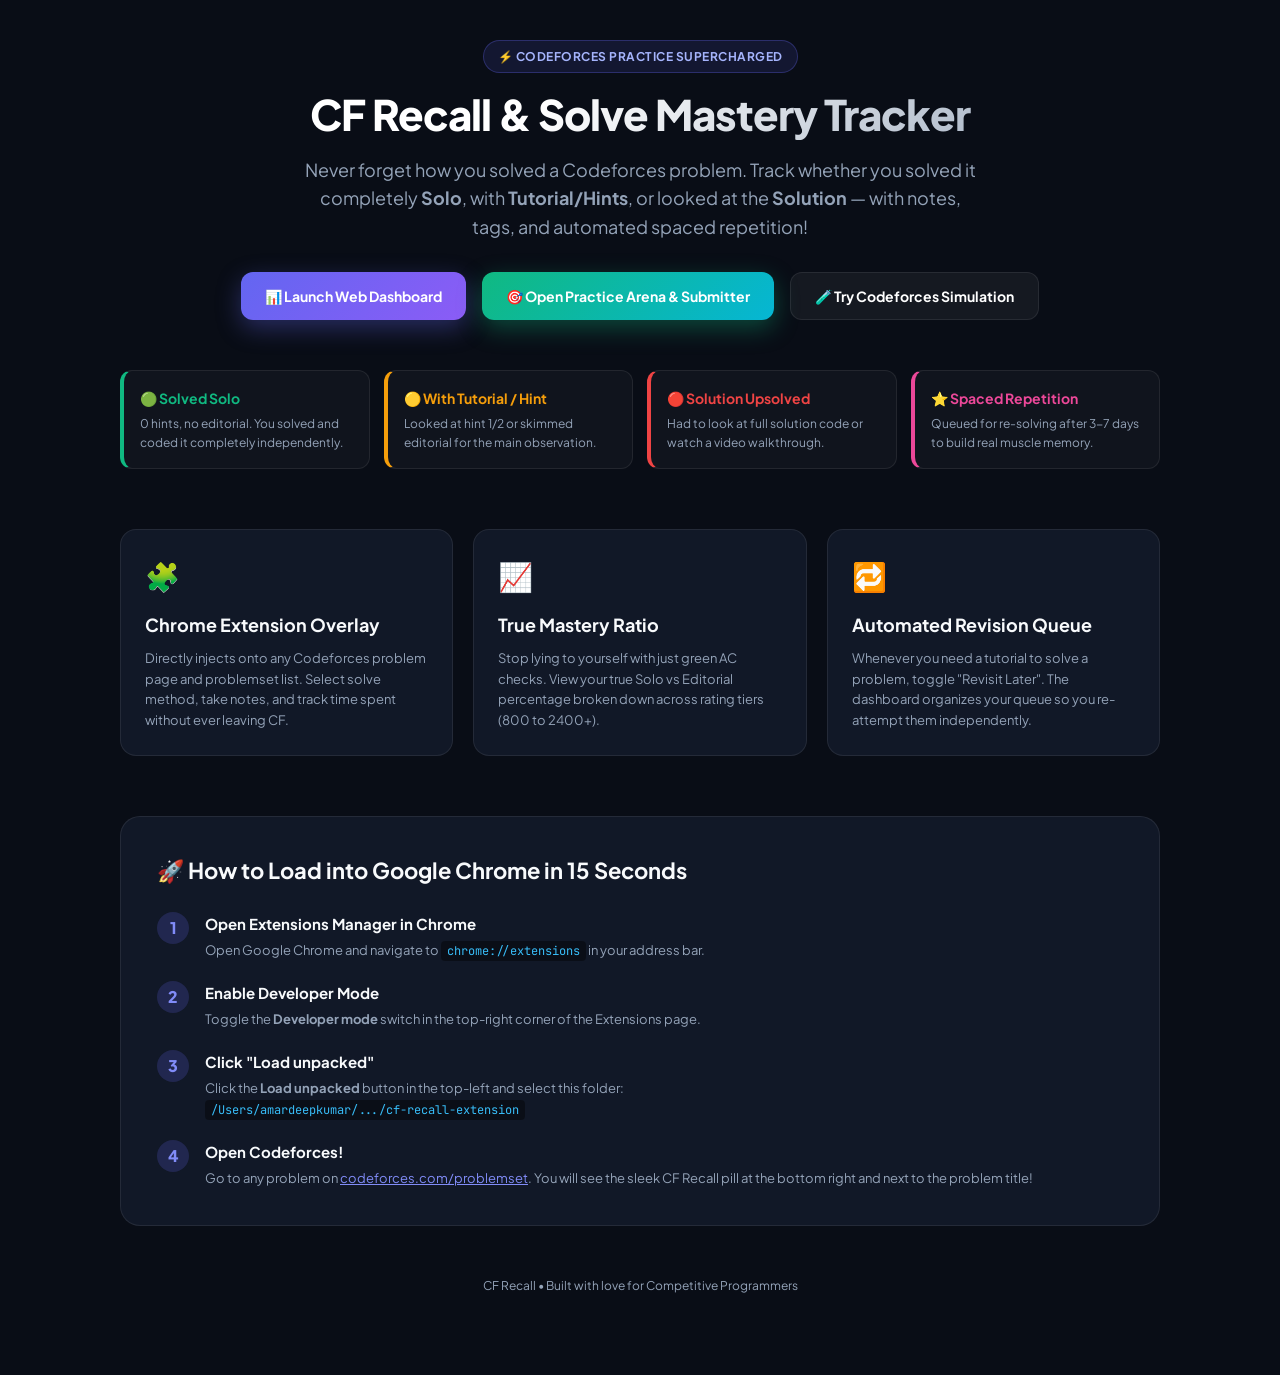
<file: guide.html>
<!DOCTYPE html>
<html lang="en">
<head>
  <meta charset="UTF-8">
  <meta name="viewport" content="width=device-width, initial-scale=1.0">
  <title>CF Recall - Master Codeforces with Recall Tracking</title>
  <link rel="preconnect" href="https://fonts.googleapis.com">
  <link rel="preconnect" href="https://fonts.gstatic.com" crossorigin>
  <link href="https://fonts.googleapis.com/css2?family=Plus+Jakarta+Sans:wght@400;500;600;700;800&family=JetBrains+Mono:wght@400;500;600&display=swap" rel="stylesheet">
  <style>
    :root {
      --bg: #090d16;
      --card-bg: #111827;
      --border: rgba(255, 255, 255, 0.08);
      --primary: #6366f1;
      --primary-hover: #4f46e5;
      --text: #f8fafc;
      --text-muted: #94a3b8;
      --solo: #10b981;
      --hint: #f59e0b;
      --sol: #ef4444;
      --revisit: #ec4899;
    }
    * { box-sizing: border-box; margin: 0; padding: 0; }
    body {
      font-family: 'Plus Jakarta Sans', -apple-system, sans-serif;
      background: var(--bg);
      color: var(--text);
      line-height: 1.6;
      padding: 40px 20px 80px;
    }
    .container {
      max-width: 1040px;
      margin: 0 auto;
    }
    header {
      text-align: center;
      margin-bottom: 50px;
    }
    .badge-tag {
      display: inline-flex;
      align-items: center;
      gap: 6px;
      background: rgba(99, 102, 241, 0.12);
      color: #a5b4fc;
      border: 1px solid rgba(99, 102, 241, 0.3);
      padding: 6px 14px;
      border-radius: 9999px;
      font-size: 12px;
      font-weight: 700;
      text-transform: uppercase;
      letter-spacing: 0.5px;
      margin-bottom: 16px;
    }
    h1 {
      font-size: 42px;
      font-weight: 800;
      letter-spacing: -1px;
      line-height: 1.2;
      background: linear-gradient(135deg, #ffffff 40%, #94a3b8);
      -webkit-background-clip: text;
      -webkit-text-fill-color: transparent;
      margin-bottom: 16px;
    }
    p.lead {
      font-size: 18px;
      color: var(--text-muted);
      max-width: 680px;
      margin: 0 auto 30px;
    }
    .hero-actions {
      display: flex;
      justify-content: center;
      gap: 16px;
      flex-wrap: wrap;
    }
    .btn {
      padding: 12px 24px;
      border-radius: 12px;
      font-size: 14px;
      font-weight: 700;
      cursor: pointer;
      text-decoration: none;
      display: inline-flex;
      align-items: center;
      gap: 8px;
      transition: all 0.2s cubic-bezier(0.16, 1, 0.3, 1);
    }
    .btn-main {
      background: linear-gradient(135deg, #6366f1, #8b5cf6);
      color: #fff;
      box-shadow: 0 8px 24px rgba(99, 102, 241, 0.35);
    }
    .btn-main:hover {
      transform: translateY(-2px);
      box-shadow: 0 12px 30px rgba(99, 102, 241, 0.5);
    }
    .btn-outline {
      background: rgba(255, 255, 255, 0.05);
      color: #fff;
      border: 1px solid var(--border);
    }
    .btn-outline:hover {
      background: rgba(255, 255, 255, 0.1);
      border-color: rgba(255, 255, 255, 0.2);
    }
    /* Feature Grid */
    .grid-3 {
      display: grid;
      grid-template-columns: repeat(3, 1fr);
      gap: 20px;
      margin: 60px 0;
    }
    .card {
      background: var(--card-bg);
      border: 1px solid var(--border);
      border-radius: 16px;
      padding: 24px;
      transition: transform 0.2s, border-color 0.2s;
    }
    .card:hover {
      transform: translateY(-3px);
      border-color: rgba(255, 255, 255, 0.18);
    }
    .card-icon {
      font-size: 28px;
      margin-bottom: 12px;
    }
    .card h3 {
      font-size: 18px;
      margin-bottom: 8px;
      font-weight: 700;
    }
    .card p {
      color: var(--text-muted);
      font-size: 13px;
    }
    /* Status Explanation Badges */
    .status-legend {
      display: grid;
      grid-template-columns: repeat(4, 1fr);
      gap: 14px;
      margin: 40px 0;
    }
    .legend-box {
      background: rgba(255, 255, 255, 0.03);
      border: 1px solid var(--border);
      border-radius: 12px;
      padding: 16px;
    }
    .legend-box.solo { border-left: 4px solid var(--solo); }
    .legend-box.hint { border-left: 4px solid var(--hint); }
    .legend-box.sol { border-left: 4px solid var(--sol); }
    .legend-box.revisit { border-left: 4px solid var(--revisit); }
    .legend-title { font-weight: 700; font-size: 14px; margin-bottom: 4px; }
    .legend-desc { font-size: 12px; color: var(--text-muted); }

    /* Steps Section */
    .steps-section {
      background: var(--card-bg);
      border: 1px solid var(--border);
      border-radius: 20px;
      padding: 36px;
      margin: 40px 0;
    }
    .steps-section h2 {
      font-size: 22px;
      margin-bottom: 24px;
      display: flex;
      align-items: center;
      gap: 10px;
    }
    .step-list {
      display: flex;
      flex-direction: column;
      gap: 20px;
    }
    .step-item {
      display: flex;
      gap: 16px;
    }
    .step-num {
      width: 32px;
      height: 32px;
      border-radius: 50%;
      background: rgba(99, 102, 241, 0.2);
      color: #818cf8;
      font-weight: 800;
      display: flex;
      align-items: center;
      justify-content: center;
      flex-shrink: 0;
    }
    .step-content h4 {
      font-size: 15px;
      font-weight: 700;
      margin-bottom: 4px;
    }
    .step-content p {
      font-size: 13px;
      color: var(--text-muted);
    }
    code {
      font-family: 'JetBrains Mono', monospace;
      background: rgba(0, 0, 0, 0.4);
      padding: 2px 6px;
      border-radius: 4px;
      color: #38bdf8;
      font-size: 12px;
    }
    footer {
      text-align: center;
      font-size: 12px;
      color: var(--text-muted);
      margin-top: 50px;
    }
  </style>
</head>
<body>
  <div class="container">
    <header>
      <div class="badge-tag">⚡ Codeforces Practice Supercharged</div>
      <h1>CF Recall & Solve Mastery Tracker</h1>
      <p class="lead">
        Never forget how you solved a Codeforces problem. Track whether you solved it completely <b>Solo</b>, with <b>Tutorial/Hints</b>, or looked at the <b>Solution</b> — with notes, tags, and automated spaced repetition!
      </p>
      <div class="hero-actions">
        <a href="cf-recall-dashboard/index.html" class="btn btn-main">
          📊 Launch Web Dashboard
        </a>
        <a href="cf-recall-dashboard/index.html" class="btn btn-main" style="background: linear-gradient(135deg, #10b981, #06b6d4); box-shadow: 0 8px 24px rgba(16, 185, 129, 0.35);">
          🎯 Open Practice Arena & Submitter
        </a>
        <a href="demo/mock-codeforces.html" class="btn btn-outline">
          🧪 Try Codeforces Simulation
        </a>
      </div>
    </header>

    <!-- 4 Mastery Classifications -->
    <div class="status-legend">
      <div class="legend-box solo">
        <div class="legend-title" style="color: var(--solo);">🟢 Solved Solo</div>
        <div class="legend-desc">0 hints, no editorial. You solved and coded it completely independently.</div>
      </div>
      <div class="legend-box hint">
        <div class="legend-title" style="color: var(--hint);">🟡 With Tutorial / Hint</div>
        <div class="legend-desc">Looked at hint 1/2 or skimmed editorial for the main observation.</div>
      </div>
      <div class="legend-box sol">
        <div class="legend-title" style="color: var(--sol);">🔴 Solution Upsolved</div>
        <div class="legend-desc">Had to look at full solution code or watch a video walkthrough.</div>
      </div>
      <div class="legend-box revisit">
        <div class="legend-title" style="color: var(--revisit);">⭐ Spaced Repetition</div>
        <div class="legend-desc">Queued for re-solving after 3-7 days to build real muscle memory.</div>
      </div>
    </div>

    <!-- Feature Grid -->
    <div class="grid-3">
      <div class="card">
        <div class="card-icon">🧩</div>
        <h3>Chrome Extension Overlay</h3>
        <p>Directly injects onto any Codeforces problem page and problemset list. Select solve method, take notes, and track time spent without ever leaving CF.</p>
      </div>
      <div class="card">
        <div class="card-icon">📈</div>
        <h3>True Mastery Ratio</h3>
        <p>Stop lying to yourself with just green AC checks. View your true Solo vs Editorial percentage broken down across rating tiers (800 to 2400+).</p>
      </div>
      <div class="card">
        <div class="card-icon">🔁</div>
        <h3>Automated Revision Queue</h3>
        <p>Whenever you need a tutorial to solve a problem, toggle "Revisit Later". The dashboard organizes your queue so you re-attempt them independently.</p>
      </div>
    </div>

    <!-- Setup Guide -->
    <div class="steps-section">
      <h2>🚀 How to Load into Google Chrome in 15 Seconds</h2>
      <div class="step-list">
        <div class="step-item">
          <div class="step-num">1</div>
          <div class="step-content">
            <h4>Open Extensions Manager in Chrome</h4>
            <p>Open Google Chrome and navigate to <code>chrome://extensions</code> in your address bar.</p>
          </div>
        </div>
        <div class="step-item">
          <div class="step-num">2</div>
          <div class="step-content">
            <h4>Enable Developer Mode</h4>
            <p>Toggle the <b>Developer mode</b> switch in the top-right corner of the Extensions page.</p>
          </div>
        </div>
        <div class="step-item">
          <div class="step-num">3</div>
          <div class="step-content">
            <h4>Click "Load unpacked"</h4>
            <p>Click the <b>Load unpacked</b> button in the top-left and select this folder:<br>
            <code>/Users/amardeepkumar/.../cf-recall-extension</code></p>
          </div>
        </div>
        <div class="step-item">
          <div class="step-num">4</div>
          <div class="step-content">
            <h4>Open Codeforces!</h4>
            <p>Go to any problem on <a href="https://codeforces.com/problemset" target="_blank" style="color:#818cf8;">codeforces.com/problemset</a>. You will see the sleek CF Recall pill at the bottom right and next to the problem title!</p>
          </div>
        </div>
      </div>
    </div>

    <footer>
      CF Recall &bull; Built with love for Competitive Programmers
    </footer>
  </div>
</body>
</html>
</file>
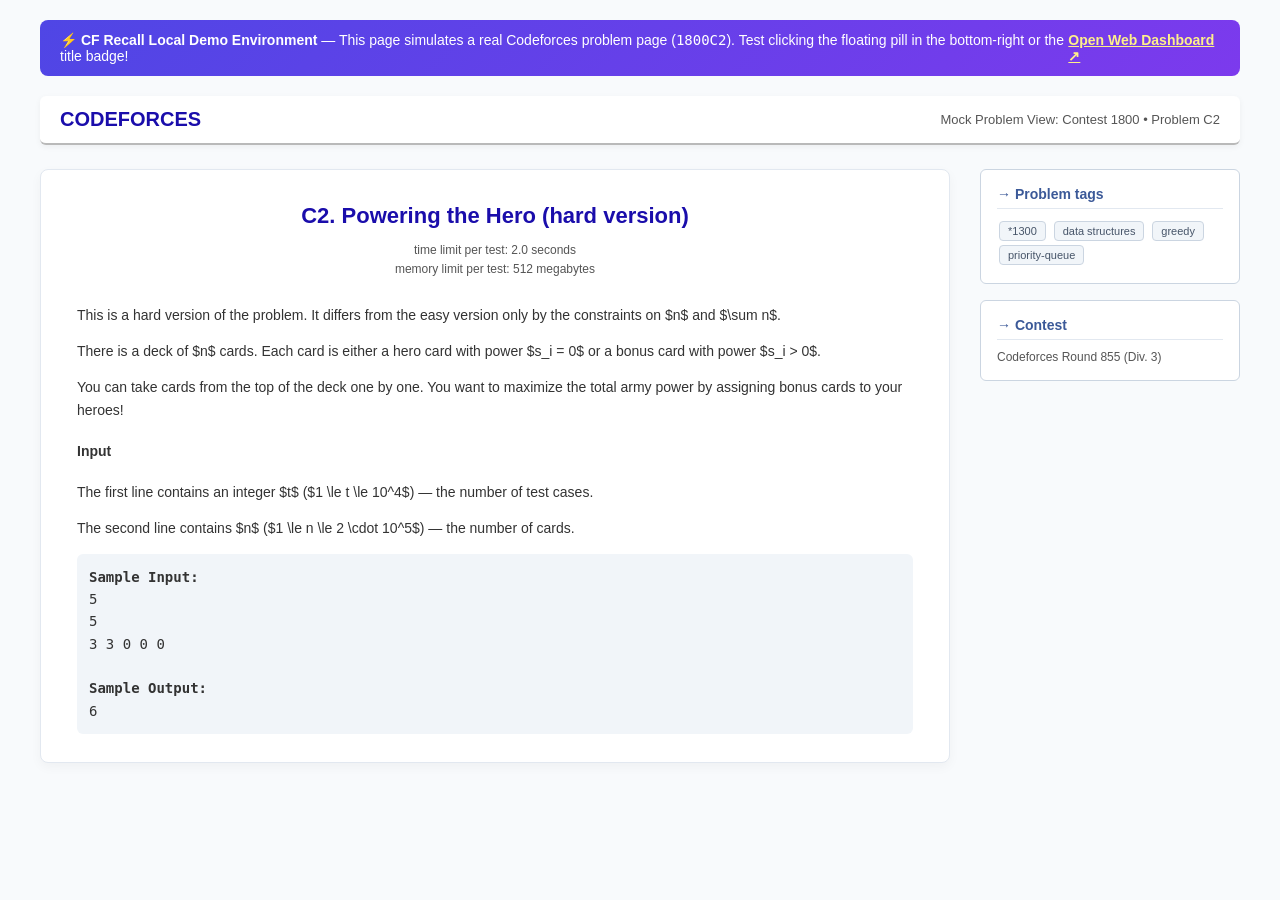
<file: demo/mock-codeforces.html>
<!DOCTYPE html>
<html lang="en">
<head>
  <meta charset="UTF-8">
  <title>C2. Powering the Hero (hard version) - Codeforces</title>
  <!-- Codeforces-like styling -->
  <style>
    body {
      font-family: verdana, arial, sans-serif;
      font-size: 14px;
      background: #f8fafc;
      margin: 0;
      padding: 20px 40px;
      color: #333;
    }
    .cf-nav {
      background: #fff;
      border-bottom: 2px solid #b9b9b9;
      padding: 12px 20px;
      margin-bottom: 24px;
      display: flex;
      align-items: center;
      justify-content: space-between;
      border-radius: 6px;
      box-shadow: 0 2px 6px rgba(0,0,0,0.05);
    }
    .cf-logo {
      font-size: 20px;
      font-weight: bold;
      color: #1a0dab;
    }
    .cf-layout {
      display: flex;
      gap: 30px;
      max-width: 1200px;
      margin: 0 auto;
    }
    .problem-statement {
      flex: 1;
      background: #fff;
      padding: 28px 36px;
      border: 1px solid #e2e8f0;
      border-radius: 8px;
      box-shadow: 0 4px 12px rgba(0,0,0,0.04);
      line-height: 1.6;
    }
    .header {
      text-align: center;
      margin-bottom: 24px;
    }
    .title {
      font-size: 22px;
      font-weight: bold;
      color: #1a0dab;
      margin-bottom: 8px;
    }
    .time-limit, .memory-limit {
      font-size: 12px;
      color: #555;
    }
    .sample-test {
      background: #f1f5f9;
      padding: 12px;
      border-radius: 6px;
      font-family: monospace;
      margin-top: 14px;
    }
    .sidebar-cf {
      width: 260px;
    }
    .roundbox {
      background: #fff;
      border: 1px solid #cbd5e1;
      border-radius: 6px;
      padding: 16px;
      margin-bottom: 16px;
    }
    .caption {
      font-weight: bold;
      color: #3b5998;
      border-bottom: 1px solid #e2e8f0;
      padding-bottom: 6px;
      margin-bottom: 10px;
    }
    .tag-box {
      display: inline-block;
      background: #f1f5f9;
      border: 1px solid #cbd5e1;
      border-radius: 4px;
      padding: 3px 8px;
      font-size: 11px;
      margin: 2px;
      color: #475569;
    }
    .banner-demo {
      background: linear-gradient(135deg, #4f46e5, #7c3aed);
      color: #fff;
      padding: 12px 20px;
      border-radius: 8px;
      margin-bottom: 20px;
      display: flex;
      align-items: center;
      justify-content: space-between;
    }
    .banner-demo a {
      color: #fef08a;
      font-weight: bold;
      text-decoration: underline;
    }
  </style>

  <!-- Injected CF Recall Content Script CSS -->
  <link rel="stylesheet" href="../cf-recall-extension/content/content.css">
</head>
<body>

  <!-- Demo Notice Banner -->
  <div class="banner-demo">
    <div>
      <b>⚡ CF Recall Local Demo Environment</b> — This page simulates a real Codeforces problem page (<code>1800C2</code>).
      Test clicking the floating pill in the bottom-right or the title badge!
    </div>
    <div>
      <a href="../cf-recall-dashboard/index.html">Open Web Dashboard ↗</a>
    </div>
  </div>

  <div class="cf-nav">
    <div class="cf-logo">CODEFORCES</div>
    <div style="font-size: 13px; color: #555;">Mock Problem View: Contest 1800 &bull; Problem C2</div>
  </div>

  <div class="cf-layout">
    <div class="problem-statement">
      <div class="header">
        <div class="title">C2. Powering the Hero (hard version)</div>
        <div class="time-limit">time limit per test: 2.0 seconds</div>
        <div class="memory-limit">memory limit per test: 512 megabytes</div>
      </div>

      <div class="legend">
        <p>This is a hard version of the problem. It differs from the easy version only by the constraints on $n$ and $\sum n$.</p>
        <p>There is a deck of $n$ cards. Each card is either a hero card with power $s_i = 0$ or a bonus card with power $s_i > 0$.</p>
        <p>You can take cards from the top of the deck one by one. You want to maximize the total army power by assigning bonus cards to your heroes!</p>
      </div>

      <div class="input-specification">
        <h4>Input</h4>
        <p>The first line contains an integer $t$ ($1 \le t \le 10^4$) — the number of test cases.</p>
        <p>The second line contains $n$ ($1 \le n \le 2 \cdot 10^5$) — the number of cards.</p>
      </div>

      <div class="sample-test">
        <b>Sample Input:</b><br>
        5<br>
        5<br>
        3 3 0 0 0<br><br>
        <b>Sample Output:</b><br>
        6
      </div>
    </div>

    <div class="sidebar-cf">
      <div class="roundbox">
        <div class="caption">&rarr; Problem tags</div>
        <span class="tag-box" title="Difficulty">*1300</span>
        <span class="tag-box">data structures</span>
        <span class="tag-box">greedy</span>
        <span class="tag-box">priority-queue</span>
      </div>
      <div class="roundbox">
        <div class="caption">&rarr; Contest</div>
        <div style="font-size: 12px; color: #555;">Codeforces Round 855 (Div. 3)</div>
      </div>
    </div>
  </div>

  <!-- Injected CF Recall Content Script JS -->
  <script src="../cf-recall-extension/content/content.js"></script>
</body>
</html>
</file>
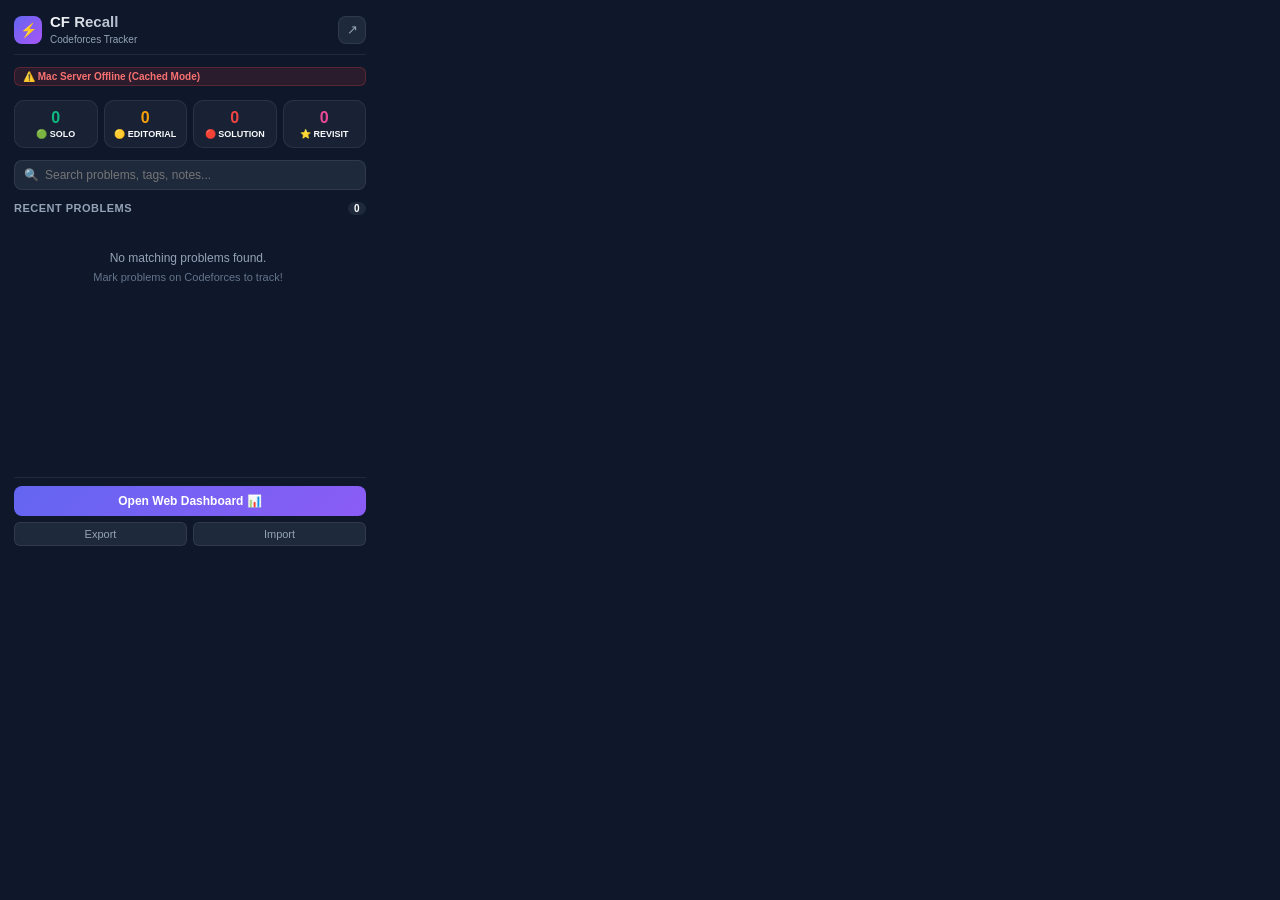
<file: cf-recall-extension/popup/popup.html>
<!DOCTYPE html>
<html lang="en">
<head>
  <meta charset="UTF-8">
  <meta name="viewport" content="width=device-width, initial-scale=1.0">
  <title>CF Recall</title>
  <link rel="stylesheet" href="popup.css">
</head>
<body>
  <div class="popup-container">
    <!-- Header -->
    <header class="popup-header">
      <div class="brand">
        <div class="brand-icon">⚡</div>
        <div class="brand-text">
          <h1>CF Recall</h1>
          <span class="version">Codeforces Tracker</span>
        </div>
      </div>
      <button id="openDashboardTopBtn" class="btn-icon" title="Open Full Dashboard">↗</button>
    </header>

    <!-- Stat Badges -->
    <div class="stats-grid">
      <div class="stat-card stat-solo" data-filter="solo">
        <div class="stat-val" id="countSolo">0</div>
        <div class="stat-lbl">🟢 Solo</div>
      </div>
      <div class="stat-card stat-hint" data-filter="hint">
        <div class="stat-val" id="countHint">0</div>
        <div class="stat-lbl">🟡 Editorial</div>
      </div>
      <div class="stat-card stat-sol" data-filter="solution">
        <div class="stat-val" id="countSol">0</div>
        <div class="stat-lbl">🔴 Solution</div>
      </div>
      <div class="stat-card stat-revisit" data-filter="revisit">
        <div class="stat-val" id="countRevisit">0</div>
        <div class="stat-lbl">⭐ Revisit</div>
      </div>
    </div>

    <!-- Search & Filter -->
    <div class="search-box">
      <span class="search-icon">🔍</span>
      <input type="text" id="searchInput" placeholder="Search problems, tags, notes...">
    </div>

    <!-- Problem List -->
    <div class="problems-section">
      <div class="section-title">
        <span id="listTitle">Recent Problems</span>
        <span class="total-badge" id="totalCount">0</span>
      </div>
      <div class="problems-list" id="problemsList">
        <div class="empty-state">
          <p>No problems tracked yet.</p>
          <p class="sub">Open any Codeforces problem and click the <b>CF Recall</b> pill to track!</p>
        </div>
      </div>
    </div>

    <!-- Footer Controls -->
    <footer class="popup-footer">
      <button id="openDashboardBtn" class="btn-primary">Open Web Dashboard 📊</button>
      <div class="footer-actions">
        <button id="exportBtn" class="btn-secondary" title="Export Backup JSON">Export</button>
        <button id="importBtn" class="btn-secondary" title="Import JSON">Import</button>
        <input type="file" id="importFileInput" accept=".json" style="display:none;">
      </div>
    </footer>
  </div>

  <script src="popup.js"></script>
</body>
</html>
</file>
<file: cf-recall-extension/content/content.css>
/* ==========================================================================
   CF Recall - Content Styles
   Modern Cyberpunk/Glassmorphic HUD for Codeforces
   ========================================================================== */

:root {
  --cfr-bg: rgba(15, 23, 42, 0.94);
  --cfr-border: rgba(99, 102, 241, 0.35);
  --cfr-text: #f8fafc;
  --cfr-text-muted: #94a3b8;
  --cfr-solo: #10b981;
  --cfr-solo-bg: rgba(16, 185, 129, 0.15);
  --cfr-hint: #f59e0b;
  --cfr-hint-bg: rgba(245, 158, 11, 0.15);
  --cfr-sol: #ef4444;
  --cfr-sol-bg: rgba(239, 68, 68, 0.15);
  --cfr-progress: #8b5cf6;
  --cfr-progress-bg: rgba(139, 92, 246, 0.15);
  --cfr-revisit: #ec4899;
  --cfr-revisit-bg: rgba(236, 72, 153, 0.15);
  --cfr-accent: #6366f1;
  --cfr-accent-glow: rgba(99, 102, 241, 0.5);
  --cfr-shadow: 0 12px 36px -4px rgba(0, 0, 0, 0.6), 0 0 20px rgba(99, 102, 241, 0.2);
}

/* Floating Dock Container */
#cfr-dock-container {
  position: fixed;
  bottom: 24px;
  right: 24px;
  z-index: 999999;
  font-family: -apple-system, BlinkMacSystemFont, "Segoe UI", Roboto, "Inter", sans-serif;
  font-size: 13px;
  line-height: 1.4;
  color: var(--cfr-text);
}

/* Collapsed Toggle Button */
#cfr-toggle-btn {
  display: flex;
  align-items: center;
  gap: 10px;
  padding: 10px 18px;
  background: var(--cfr-bg);
  border: 1px solid var(--cfr-border);
  border-radius: 9999px;
  cursor: pointer;
  box-shadow: var(--cfr-shadow);
  backdrop-filter: blur(14px);
  -webkit-backdrop-filter: blur(14px);
  transition: all 0.25s cubic-bezier(0.16, 1, 0.3, 1);
  user-select: none;
}

#cfr-toggle-btn:hover {
  transform: translateY(-2px) scale(1.02);
  border-color: var(--cfr-accent);
  box-shadow: 0 16px 40px -4px rgba(0, 0, 0, 0.7), 0 0 25px var(--cfr-accent-glow);
}

.cfr-badge-icon {
  width: 18px;
  height: 18px;
  display: inline-flex;
  align-items: center;
  justify-content: center;
  border-radius: 50%;
  font-size: 11px;
}

.cfr-status-text {
  font-weight: 600;
  letter-spacing: 0.3px;
}

/* Expanded Card Panel */
#cfr-card-panel {
  position: absolute;
  bottom: 54px;
  right: 0;
  width: 340px;
  background: var(--cfr-bg);
  border: 1px solid var(--cfr-border);
  border-radius: 18px;
  padding: 18px;
  box-shadow: var(--cfr-shadow);
  backdrop-filter: blur(20px);
  -webkit-backdrop-filter: blur(20px);
  display: none;
  flex-direction: column;
  gap: 14px;
  animation: cfr-pop-in 0.25s cubic-bezier(0.16, 1, 0.3, 1);
}

#cfr-card-panel.cfr-show {
  display: flex;
}

@keyframes cfr-pop-in {
  from {
    opacity: 0;
    transform: translateY(12px) scale(0.96);
  }
  to {
    opacity: 1;
    transform: translateY(0) scale(1);
  }
}

/* Card Header */
.cfr-header {
  display: flex;
  align-items: center;
  justify-content: space-between;
  border-bottom: 1px solid rgba(255, 255, 255, 0.08);
  padding-bottom: 10px;
}

.cfr-title-row {
  display: flex;
  align-items: center;
  gap: 8px;
}

.cfr-logo-tag {
  background: linear-gradient(135deg, #6366f1, #a855f7);
  padding: 3px 7px;
  border-radius: 6px;
  font-size: 10px;
  font-weight: 800;
  text-transform: uppercase;
  letter-spacing: 0.5px;
}

.cfr-problem-tag {
  font-weight: 700;
  font-size: 13px;
  color: #38bdf8;
}

.cfr-close-btn {
  background: none;
  border: none;
  color: var(--cfr-text-muted);
  cursor: pointer;
  font-size: 16px;
  padding: 4px;
  border-radius: 6px;
  transition: all 0.2s;
}

.cfr-close-btn:hover {
  color: #fff;
  background: rgba(255, 255, 255, 0.1);
}

/* Status Button Grid */
.cfr-status-grid {
  display: grid;
  grid-template-columns: 1fr 1fr;
  gap: 8px;
}

.cfr-btn-status {
  display: flex;
  align-items: center;
  justify-content: center;
  gap: 6px;
  padding: 8px 10px;
  border-radius: 10px;
  font-size: 12px;
  font-weight: 600;
  cursor: pointer;
  border: 1px solid rgba(255, 255, 255, 0.1);
  background: rgba(255, 255, 255, 0.04);
  color: var(--cfr-text-muted);
  transition: all 0.2s ease;
}

.cfr-btn-status:hover {
  background: rgba(255, 255, 255, 0.08);
  color: #fff;
  transform: translateY(-1px);
}

.cfr-btn-status.active[data-status="solo"] {
  background: var(--cfr-solo-bg);
  color: var(--cfr-solo);
  border-color: var(--cfr-solo);
  box-shadow: 0 0 12px rgba(16, 185, 129, 0.35);
}

.cfr-btn-status.active[data-status="hint"] {
  background: var(--cfr-hint-bg);
  color: var(--cfr-hint);
  border-color: var(--cfr-hint);
  box-shadow: 0 0 12px rgba(245, 158, 11, 0.35);
}

.cfr-btn-status.active[data-status="solution"] {
  background: var(--cfr-sol-bg);
  color: var(--cfr-sol);
  border-color: var(--cfr-sol);
  box-shadow: 0 0 12px rgba(239, 68, 68, 0.35);
}

.cfr-btn-status.active[data-status="progress"] {
  background: var(--cfr-progress-bg);
  color: var(--cfr-progress);
  border-color: var(--cfr-progress);
  box-shadow: 0 0 12px rgba(139, 92, 246, 0.35);
}

/* Revisit & Stopwatch Row */
.cfr-tools-row {
  display: flex;
  align-items: center;
  justify-content: space-between;
  gap: 10px;
}

.cfr-revisit-toggle {
  display: flex;
  align-items: center;
  gap: 6px;
  padding: 6px 10px;
  border-radius: 8px;
  font-size: 11px;
  font-weight: 600;
  cursor: pointer;
  border: 1px solid rgba(255, 255, 255, 0.1);
  background: rgba(255, 255, 255, 0.03);
  color: var(--cfr-text-muted);
  transition: all 0.2s;
  user-select: none;
}

.cfr-revisit-toggle:hover {
  background: rgba(255, 255, 255, 0.08);
}

.cfr-revisit-toggle.active {
  background: var(--cfr-revisit-bg);
  color: var(--cfr-revisit);
  border-color: var(--cfr-revisit);
  box-shadow: 0 0 10px rgba(236, 72, 153, 0.3);
}

.cfr-timer-box {
  display: flex;
  align-items: center;
  gap: 6px;
  background: rgba(0, 0, 0, 0.3);
  padding: 4px 8px;
  border-radius: 8px;
  border: 1px solid rgba(255, 255, 255, 0.06);
  font-family: ui-monospace, SFMono-Regular, Menlo, Monaco, monospace;
  font-size: 11px;
}

.cfr-timer-display {
  color: #38bdf8;
  min-width: 42px;
}

.cfr-timer-btn {
  background: none;
  border: none;
  color: var(--cfr-text-muted);
  cursor: pointer;
  padding: 2px;
  font-size: 12px;
  transition: color 0.15s;
}

.cfr-timer-btn:hover {
  color: #fff;
}

/* Notes Textarea */
.cfr-notes-group {
  display: flex;
  flex-direction: column;
  gap: 4px;
}

.cfr-label {
  font-size: 11px;
  font-weight: 600;
  color: var(--cfr-text-muted);
  text-transform: uppercase;
  letter-spacing: 0.5px;
}

.cfr-textarea {
  width: 100%;
  box-sizing: border-box;
  background: rgba(0, 0, 0, 0.35);
  border: 1px solid rgba(255, 255, 255, 0.1);
  border-radius: 10px;
  padding: 8px 10px;
  color: #fff;
  font-family: inherit;
  font-size: 12px;
  resize: vertical;
  min-height: 60px;
  outline: none;
  transition: border-color 0.2s, box-shadow 0.2s;
}

.cfr-textarea:focus {
  border-color: var(--cfr-accent);
  box-shadow: 0 0 0 2px rgba(99, 102, 241, 0.25);
}

.cfr-textarea::placeholder {
  color: rgba(148, 163, 184, 0.5);
}

/* Quick Tags */
.cfr-tags-wrap {
  display: flex;
  flex-wrap: wrap;
  gap: 4px;
}

.cfr-chip {
  font-size: 10px;
  padding: 2px 7px;
  border-radius: 6px;
  background: rgba(255, 255, 255, 0.06);
  color: var(--cfr-text-muted);
  cursor: pointer;
  border: 1px solid transparent;
  transition: all 0.15s;
  user-select: none;
}

.cfr-chip:hover {
  color: #fff;
  background: rgba(255, 255, 255, 0.12);
}

.cfr-chip.active {
  background: rgba(99, 102, 241, 0.2);
  color: #818cf8;
  border-color: rgba(99, 102, 241, 0.4);
}

/* Footer / Save / Dashboard Link */
.cfr-footer {
  display: flex;
  align-items: center;
  justify-content: space-between;
  border-top: 1px solid rgba(255, 255, 255, 0.08);
  padding-top: 10px;
  font-size: 11px;
}

.cfr-save-status {
  color: #10b981;
  font-size: 11px;
  display: flex;
  align-items: center;
  gap: 4px;
  opacity: 0;
  transition: opacity 0.3s;
}

.cfr-save-status.visible {
  opacity: 1;
}

.cfr-dash-link {
  color: #818cf8;
  text-decoration: none;
  font-weight: 600;
  cursor: pointer;
  display: flex;
  align-items: center;
  gap: 4px;
  transition: color 0.15s;
}

.cfr-dash-link:hover {
  color: #c7d2fe;
  text-decoration: underline;
}

/* ==========================================================================
   Injected Problem Title Badge (On Problem Page)
   ========================================================================== */
.cfr-title-badge {
  display: inline-flex;
  align-items: center;
  gap: 6px;
  margin-left: 12px;
  padding: 4px 10px;
  border-radius: 9999px;
  font-size: 12px;
  font-weight: 700;
  letter-spacing: 0.2px;
  cursor: pointer;
  vertical-align: middle;
  transition: transform 0.2s, box-shadow 0.2s;
  box-shadow: 0 2px 8px rgba(0, 0, 0, 0.12);
}

.cfr-title-badge:hover {
  transform: translateY(-1px) scale(1.03);
}

.cfr-title-badge.cfr-badge-solo {
  background: #d1fae5;
  color: #065f46;
  border: 1px solid #10b981;
}

.cfr-title-badge.cfr-badge-hint {
  background: #fef3c7;
  color: #92400e;
  border: 1px solid #f59e0b;
}

.cfr-title-badge.cfr-badge-solution {
  background: #fee2e2;
  color: #991b1b;
  border: 1px solid #ef4444;
}

.cfr-title-badge.cfr-badge-progress {
  background: #ede9fe;
  color: #5b21b6;
  border: 1px solid #8b5cf6;
}

.cfr-title-badge.cfr-badge-untracked {
  background: #f1f5f9;
  color: #475569;
  border: 1px dashed #94a3b8;
}

/* ==========================================================================
   Problemset Table Injected Pills
   ========================================================================== */
.cfr-table-pill {
  display: inline-flex;
  align-items: center;
  gap: 4px;
  padding: 2px 7px;
  border-radius: 6px;
  font-size: 11px;
  font-weight: 700;
  margin-left: 6px;
  cursor: pointer;
  user-select: none;
  white-space: nowrap;
}

.cfr-table-pill.solo {
  background: #d1fae5;
  color: #047857;
  border: 1px solid #34d399;
}

.cfr-table-pill.hint {
  background: #fef3c7;
  color: #b45309;
  border: 1px solid #fbbf24;
}

.cfr-table-pill.solution {
  background: #fee2e2;
  color: #b91c1c;
  border: 1px solid #f87171;
}

.cfr-table-pill.progress {
  background: #ede9fe;
  color: #6d28d9;
  border: 1px solid #a78bfa;
}

.cfr-table-pill.revisit {
  background: #fce7f3;
  color: #be185d;
  border: 1px solid #f472b6;
  margin-left: 3px;
}
</file>
<file: cf-recall-extension/popup/popup.css>
/* ==========================================================================
   CF Recall - Extension Popup CSS
   ========================================================================== */

:root {
  --bg-primary: #0f172a;
  --bg-secondary: #1e293b;
  --bg-card: #182234;
  --border-color: rgba(255, 255, 255, 0.08);
  --text-main: #f8fafc;
  --text-muted: #94a3b8;
  --accent: #6366f1;
  --accent-hover: #4f46e5;
  --solo-color: #10b981;
  --solo-bg: rgba(16, 185, 129, 0.12);
  --hint-color: #f59e0b;
  --hint-bg: rgba(245, 158, 11, 0.12);
  --sol-color: #ef4444;
  --sol-bg: rgba(239, 68, 68, 0.12);
  --revisit-color: #ec4899;
  --revisit-bg: rgba(236, 72, 153, 0.12);
}

* {
  box-sizing: border-box;
  margin: 0;
  padding: 0;
}

body {
  width: 380px;
  max-height: 580px;
  background-color: var(--bg-primary);
  color: var(--text-main);
  font-family: -apple-system, BlinkMacSystemFont, "Segoe UI", Roboto, "Inter", sans-serif;
  font-size: 13px;
  overflow: hidden;
}

.popup-container {
  display: flex;
  flex-direction: column;
  height: 560px;
  padding: 14px;
  gap: 12px;
}

/* Header */
.popup-header {
  display: flex;
  align-items: center;
  justify-content: space-between;
  padding-bottom: 8px;
  border-bottom: 1px solid var(--border-color);
}

.brand {
  display: flex;
  align-items: center;
  gap: 8px;
}

.brand-icon {
  width: 28px;
  height: 28px;
  background: linear-gradient(135deg, #6366f1, #a855f7);
  border-radius: 8px;
  display: flex;
  align-items: center;
  justify-content: center;
  font-size: 14px;
}

.brand-text h1 {
  font-size: 15px;
  font-weight: 700;
  line-height: 1.1;
  background: linear-gradient(135deg, #fff, #94a3b8);
  -webkit-background-clip: text;
  -webkit-text-fill-color: transparent;
}

.brand-text .version {
  font-size: 10px;
  color: var(--text-muted);
}

.btn-icon {
  background: var(--bg-secondary);
  border: 1px solid var(--border-color);
  color: var(--text-muted);
  width: 28px;
  height: 28px;
  border-radius: 8px;
  cursor: pointer;
  display: flex;
  align-items: center;
  justify-content: center;
  transition: all 0.2s;
}

.btn-icon:hover {
  color: #fff;
  border-color: var(--accent);
}

/* Stats Grid */
.stats-grid {
  display: grid;
  grid-template-columns: repeat(4, 1fr);
  gap: 6px;
}

.stat-card {
  background: var(--bg-card);
  border: 1px solid var(--border-color);
  border-radius: 10px;
  padding: 8px 4px;
  text-align: center;
  cursor: pointer;
  transition: transform 0.15s, border-color 0.15s;
}

.stat-card:hover {
  transform: translateY(-2px);
}

.stat-card.active {
  border-color: var(--accent);
  box-shadow: 0 0 10px rgba(99, 102, 241, 0.3);
}

.stat-val {
  font-size: 16px;
  font-weight: 700;
  margin-bottom: 2px;
}

.stat-lbl {
  font-size: 9px;
  font-weight: 600;
  text-transform: uppercase;
}

.stat-solo .stat-val { color: var(--solo-color); }
.stat-hint .stat-val { color: var(--hint-color); }
.stat-sol .stat-val { color: var(--sol-color); }
.stat-revisit .stat-val { color: var(--revisit-color); }

/* Search Box */
.search-box {
  position: relative;
  display: flex;
  align-items: center;
}

.search-icon {
  position: absolute;
  left: 10px;
  font-size: 12px;
  color: var(--text-muted);
}

.search-box input {
  width: 100%;
  background: var(--bg-secondary);
  border: 1px solid var(--border-color);
  border-radius: 8px;
  padding: 7px 10px 7px 30px;
  color: #fff;
  font-size: 12px;
  outline: none;
  transition: border-color 0.2s;
}

.search-box input:focus {
  border-color: var(--accent);
}

/* Problems List Section */
.problems-section {
  display: flex;
  flex-direction: column;
  flex: 1;
  min-height: 0;
}

.section-title {
  display: flex;
  align-items: center;
  justify-content: space-between;
  font-size: 11px;
  font-weight: 600;
  color: var(--text-muted);
  text-transform: uppercase;
  letter-spacing: 0.5px;
  margin-bottom: 6px;
}

.total-badge {
  background: var(--bg-secondary);
  padding: 1px 6px;
  border-radius: 9999px;
  font-size: 10px;
  color: #fff;
}

.problems-list {
  flex: 1;
  overflow-y: auto;
  display: flex;
  flex-direction: column;
  gap: 6px;
  padding-right: 4px;
}

.problems-list::-webkit-scrollbar {
  width: 4px;
}

.problems-list::-webkit-scrollbar-thumb {
  background: rgba(255, 255, 255, 0.15);
  border-radius: 4px;
}

/* Problem Row Item */
.problem-item {
  background: var(--bg-card);
  border: 1px solid var(--border-color);
  border-radius: 8px;
  padding: 8px 10px;
  display: flex;
  flex-direction: column;
  gap: 4px;
  cursor: pointer;
  transition: background 0.15s, border-color 0.15s;
}

.problem-item:hover {
  background: rgba(30, 41, 59, 0.9);
  border-color: rgba(99, 102, 241, 0.4);
}

.problem-top-row {
  display: flex;
  align-items: center;
  justify-content: space-between;
}

.problem-code-name {
  display: flex;
  align-items: center;
  gap: 6px;
  overflow: hidden;
  text-overflow: ellipsis;
  white-space: nowrap;
}

.code-badge {
  font-weight: 700;
  font-size: 11px;
  color: #38bdf8;
  background: rgba(56, 189, 248, 0.1);
  padding: 2px 5px;
  border-radius: 4px;
}

.problem-title-text {
  font-weight: 500;
  font-size: 12px;
  overflow: hidden;
  text-overflow: ellipsis;
  white-space: nowrap;
  max-width: 170px;
}

.problem-status-chip {
  font-size: 10px;
  font-weight: 700;
  padding: 2px 6px;
  border-radius: 9999px;
  white-space: nowrap;
}

.chip-solo { background: var(--solo-bg); color: var(--solo-color); }
.chip-hint { background: var(--hint-bg); color: var(--hint-color); }
.chip-solution { background: var(--sol-bg); color: var(--sol-color); }
.chip-progress { background: rgba(139, 92, 246, 0.15); color: #a78bfa; }

.problem-notes-preview {
  font-size: 11px;
  color: var(--text-muted);
  overflow: hidden;
  text-overflow: ellipsis;
  white-space: nowrap;
  font-style: italic;
}

.problem-bottom-tags {
  display: flex;
  align-items: center;
  gap: 4px;
  font-size: 9px;
}

.tag-rating {
  color: #fbbf24;
  font-weight: 600;
}

.tag-revisit-star {
  color: #ec4899;
}

/* Empty State */
.empty-state {
  text-align: center;
  padding: 30px 10px;
  color: var(--text-muted);
  font-size: 12px;
}

.empty-state .sub {
  margin-top: 6px;
  font-size: 11px;
  color: #64748b;
}

/* Footer */
.popup-footer {
  display: flex;
  flex-direction: column;
  gap: 6px;
  border-top: 1px solid var(--border-color);
  padding-top: 8px;
}

.btn-primary {
  width: 100%;
  padding: 8px;
  background: linear-gradient(135deg, #6366f1, #8b5cf6);
  color: #fff;
  border: none;
  border-radius: 8px;
  font-weight: 600;
  font-size: 12px;
  cursor: pointer;
  transition: opacity 0.2s;
}

.btn-primary:hover {
  opacity: 0.92;
}

.footer-actions {
  display: flex;
  gap: 6px;
}

.btn-secondary {
  flex: 1;
  padding: 5px;
  background: var(--bg-secondary);
  border: 1px solid var(--border-color);
  color: var(--text-muted);
  border-radius: 6px;
  font-size: 11px;
  font-weight: 500;
  cursor: pointer;
  transition: all 0.15s;
}

.btn-secondary:hover {
  background: rgba(255, 255, 255, 0.08);
  color: #fff;
}
</file>
